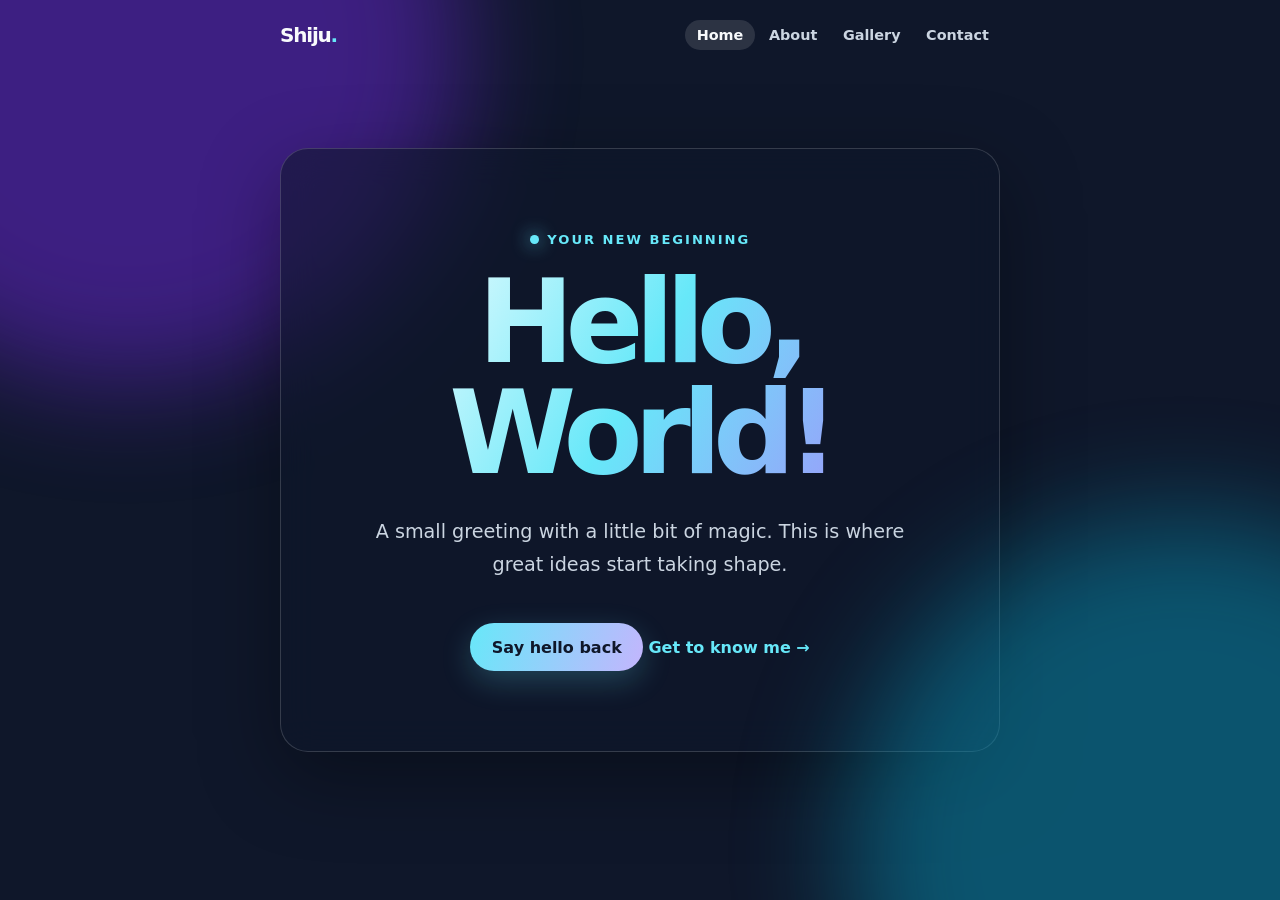
<file: index.html>
<!doctype html>
<html lang="en">
  <head>
    <meta charset="UTF-8" />
    <meta name="viewport" content="width=device-width, initial-scale=1.0" />
    <meta name="description" content="A stylish Hello World page." />
    <title>Hello, This is Shiju</title>
    <style>
      :root {
        color-scheme: dark;
        --ink: #f8fafc;
        --muted: #cbd5e1;
        --panel: rgba(15, 23, 42, 0.58);
        --border: rgba(255, 255, 255, 0.16);
        --violet: #a78bfa;
        --cyan: #67e8f9;
      }

      * { box-sizing: border-box; }

      body {
        min-height: 100vh;
        margin: 0;
        display: grid;
        place-items: center;
        overflow: hidden;
        font-family: Inter, ui-sans-serif, system-ui, -apple-system, BlinkMacSystemFont, "Segoe UI", sans-serif;
        color: var(--ink);
        background: #0f172a;
      }

      body::before,
      body::after {
        content: "";
        position: fixed;
        width: 42rem;
        height: 42rem;
        border-radius: 50%;
        filter: blur(56px);
        opacity: 0.5;
        pointer-events: none;
        animation: drift 13s ease-in-out infinite alternate;
      }

      body::before { background: #6d28d9; top: -18rem; left: -13rem; }
      body::after { background: #0891b2; right: -15rem; bottom: -18rem; animation-delay: -5s; }

      main {
        width: min(92vw, 720px);
        padding: clamp(2rem, 7vw, 5rem);
        text-align: center;
        border: 1px solid var(--border);
        border-radius: 28px;
        background: var(--panel);
        box-shadow: 0 24px 80px rgba(0, 0, 0, 0.35);
        backdrop-filter: blur(18px);
        animation: enter 700ms cubic-bezier(.2, .8, .2, 1) both;
      }

      .eyebrow {
        display: inline-flex;
        align-items: center;
        gap: 0.55rem;
        margin: 0 0 1.25rem;
        color: var(--cyan);
        font-size: 0.82rem;
        font-weight: 750;
        letter-spacing: 0.15em;
        text-transform: uppercase;
      }

      .spark { width: 0.55rem; height: 0.55rem; border-radius: 50%; background: var(--cyan); box-shadow: 0 0 18px var(--cyan); }

      h1 {
        margin: 0;
        font-size: clamp(3.5rem, 11vw, 7.2rem);
        line-height: 0.96;
        letter-spacing: -0.075em;
        background: linear-gradient(120deg, #fff, var(--cyan), var(--violet));
        -webkit-background-clip: text;
        background-clip: text;
        color: transparent;
      }

      p { max-width: 38rem; margin: 1.75rem auto 2.2rem; color: var(--muted); font-size: clamp(1rem, 2.5vw, 1.2rem); line-height: 1.7; }

      button {
        border: 0;
        border-radius: 999px;
        padding: 0.9rem 1.35rem;
        color: #0f172a;
        background: linear-gradient(110deg, var(--cyan), #c4b5fd);
        box-shadow: 0 10px 30px rgba(103, 232, 249, 0.22);
        font: inherit;
        font-weight: 800;
        cursor: pointer;
        transition: transform 180ms ease, box-shadow 180ms ease;
      }

      button:hover { transform: translateY(-3px); box-shadow: 0 15px 38px rgba(103, 232, 249, 0.35); }
      button:focus-visible { outline: 3px solid white; outline-offset: 4px; }

      @keyframes enter { from { opacity: 0; transform: translateY(20px) scale(.97); } to { opacity: 1; transform: translateY(0) scale(1); } }
      @keyframes drift { to { transform: translate(8rem, 5rem) scale(1.18); } }

      @media (prefers-reduced-motion: reduce) { *, *::before, *::after { animation-duration: 0.01ms !important; animation-iteration-count: 1 !important; scroll-behavior: auto !important; } }
      .site-header { position: fixed; top: 1.25rem; left: 50%; z-index: 1; width: min(92vw, 720px); display: flex; align-items: center; justify-content: space-between; transform: translateX(-50%); }
      .brand { color: var(--ink); font-size: 1.25rem; font-weight: 800; letter-spacing: -0.06em; text-decoration: none; }
      .brand span { color: var(--cyan); }
      nav { display: flex; gap: 0.2rem; }
      nav a { padding: 0.45rem 0.7rem; border-radius: 99px; color: var(--muted); font-size: 0.9rem; font-weight: 700; text-decoration: none; }
      nav a:hover, nav .active { color: var(--ink); background: rgba(255,255,255,0.12); }
      .text-link { display: inline-block; margin: 1.3rem 0 0; color: var(--cyan); font-weight: 800; text-decoration: none; }
      .text-link:hover { text-decoration: underline; }
    </style>
  </head>
  <body>
    <header class="site-header">
      <a class="brand" href="index.html">Shiju<span>.</span></a>
      <nav aria-label="Main navigation">
        <a class="active" href="index.html" aria-current="page">Home</a>
        <a href="about.html">About</a>
        <a href="gallery.html">Gallery</a>
        <a href="contact.html">Contact</a>
      </nav>
    </header>
    <main>
      <div class="eyebrow"><span class="spark"></span> Your new beginning</div>
      <h1>Hello, World!</h1>
      <p>A small greeting with a little bit of magic. This is where great ideas start taking shape.</p>
      <button type="button" id="greet-button">Say hello back</button>
      <a class="text-link" href="about.html">Get to know me &rarr;</a>
    </main>

    <script>
      const button = document.querySelector("#greet-button");
      button.addEventListener("click", () => {
        button.textContent = "Hello to you too! ✨";
      });
    </script>
  </body>
</html>
</file>
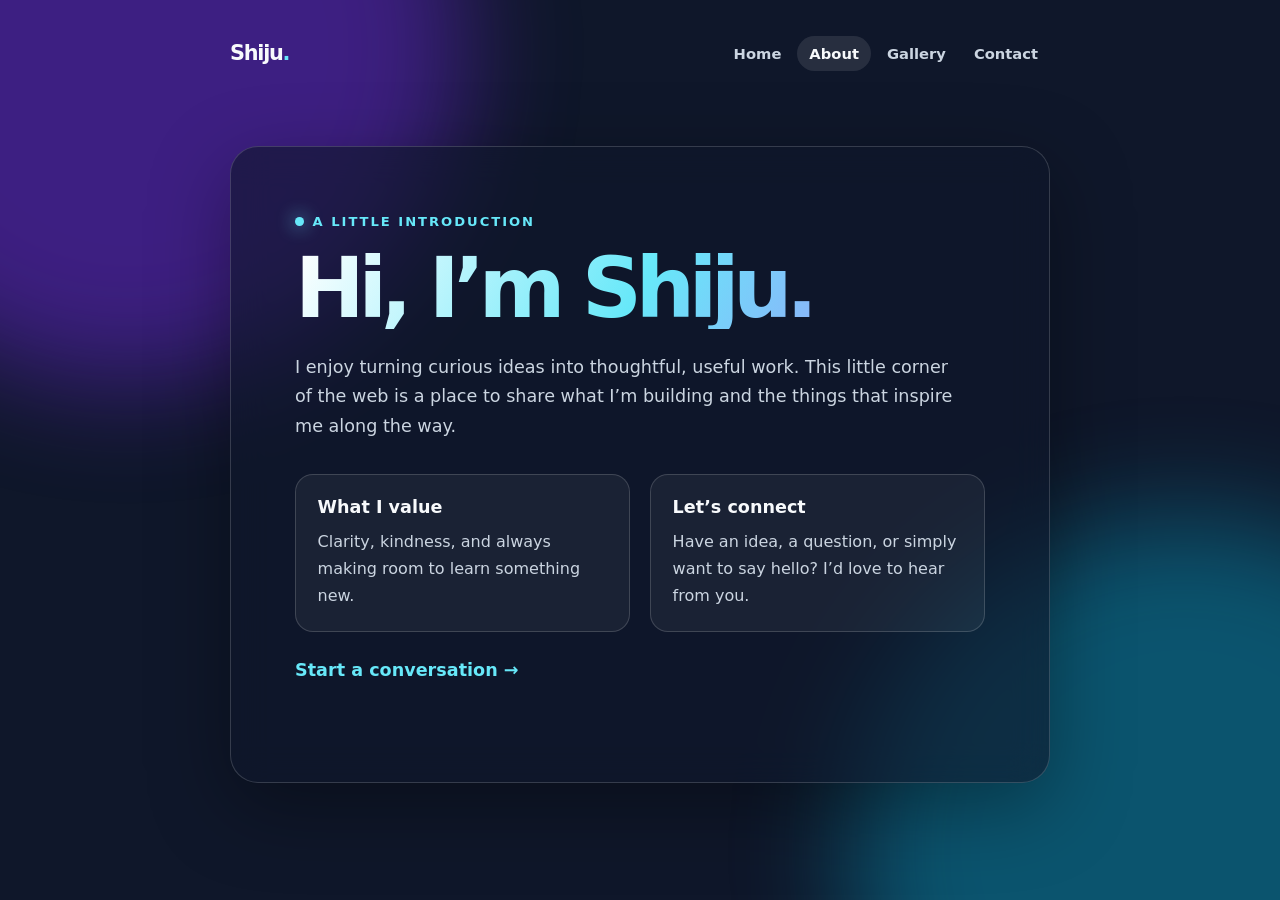
<file: about.html>
<!doctype html>
<html lang="en"><head><meta charset="UTF-8" /><meta name="viewport" content="width=device-width, initial-scale=1.0" /><meta name="description" content="Learn more about Shiju." /><title>About | Shiju</title><link rel="stylesheet" href="styles.css" /></head>
<body><header class="site-header"><a class="brand" href="index.html">Shiju<span>.</span></a><nav aria-label="Main navigation"><a href="index.html">Home</a><a class="active" href="about.html" aria-current="page">About</a><a href="gallery.html">Gallery</a><a href="contact.html">Contact</a></nav></header>
<main><div class="eyebrow"><span class="spark"></span>A little introduction</div><h1>Hi, I’m Shiju.</h1><p>I enjoy turning curious ideas into thoughtful, useful work. This little corner of the web is a place to share what I’m building and the things that inspire me along the way.</p><div class="two-column"><section class="card"><h2>What I value</h2><p>Clarity, kindness, and always making room to learn something new.</p></section><section class="card"><h2>Let’s connect</h2><p>Have an idea, a question, or simply want to say hello? I’d love to hear from you.</p></section></div><p><a class="text-link" href="contact.html">Start a conversation &rarr;</a></p></main></body></html>
</file>
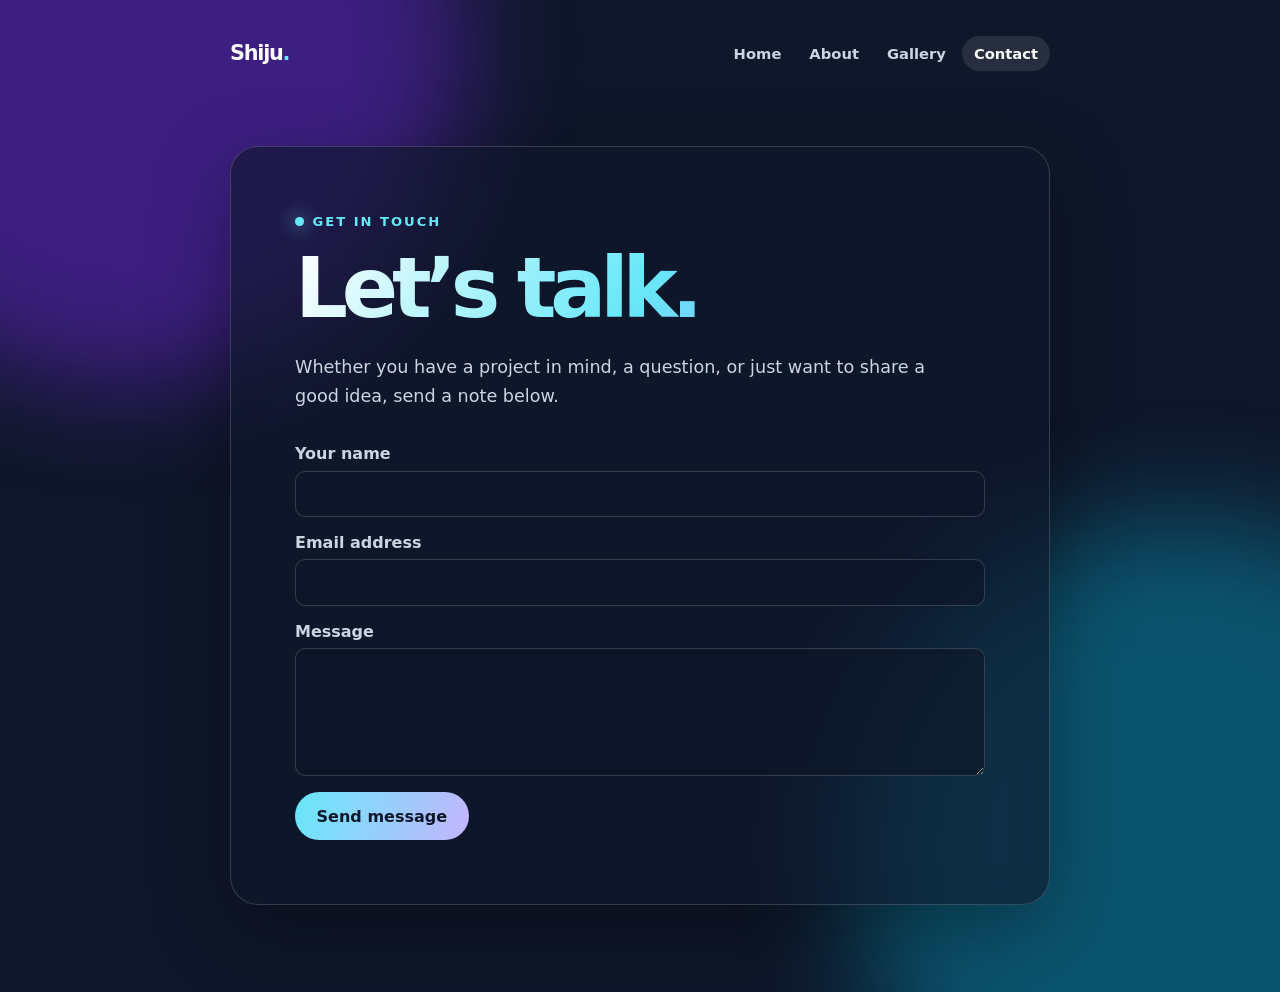
<file: contact.html>
<!doctype html>
<html lang="en"><head><meta charset="UTF-8" /><meta name="viewport" content="width=device-width, initial-scale=1.0" /><meta name="description" content="Contact Shiju." /><title>Contact | Shiju</title><link rel="stylesheet" href="styles.css" /></head>
<body><header class="site-header"><a class="brand" href="index.html">Shiju<span>.</span></a><nav aria-label="Main navigation"><a href="index.html">Home</a><a href="about.html">About</a><a href="gallery.html">Gallery</a><a class="active" href="contact.html" aria-current="page">Contact</a></nav></header>
<main><div class="eyebrow"><span class="spark"></span>Get in touch</div><h1>Let’s talk.</h1><p>Whether you have a project in mind, a question, or just want to share a good idea, send a note below.</p><form id="contact-form"><label for="name">Your name<input id="name" name="name" autocomplete="name" required /></label><label for="email">Email address<input id="email" name="email" type="email" autocomplete="email" required /></label><label for="message">Message<textarea id="message" name="message" required></textarea></label><button type="submit">Send message</button></form></main><script>document.querySelector("#contact-form").addEventListener("submit", event => { event.preventDefault(); event.currentTarget.querySelector("button").textContent = "Thanks — message received!"; event.currentTarget.reset(); });</script></body></html>
</file>
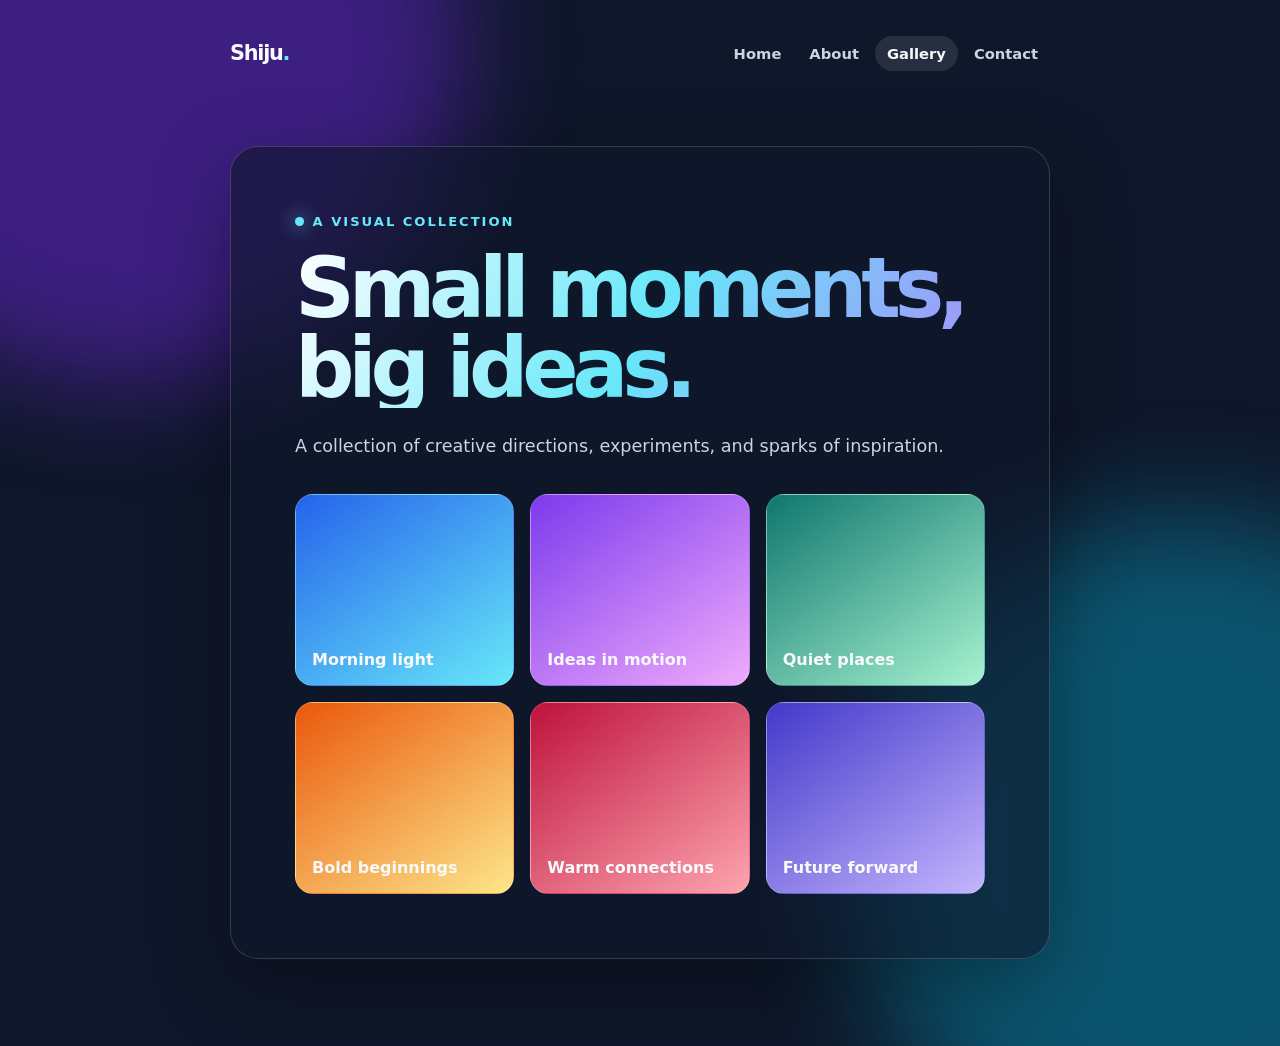
<file: Gallery.html>
<!doctype html>
<html lang="en"><head><meta charset="UTF-8" /><meta name="viewport" content="width=device-width, initial-scale=1.0" /><meta name="description" content="A selection of Shiju's work and inspiration." /><title>Gallery | Shiju</title><link rel="stylesheet" href="styles.css" /><link rel="stylesheet" href="gallery.css" /></head>
<body><header class="site-header"><a class="brand" href="index.html">Shiju<span>.</span></a><nav aria-label="Main navigation"><a href="index.html">Home</a><a href="about.html">About</a><a class="active" href="gallery.html" aria-current="page">Gallery</a><a href="contact.html">Contact</a></nav></header>
<main><div class="eyebrow"><span class="spark"></span>A visual collection</div><h1>Small moments, big ideas.</h1><p>A collection of creative directions, experiments, and sparks of inspiration.</p><section class="gallery-grid" aria-label="Gallery collection"><a class="gallery-item" href="#morning-light">Morning light</a><a class="gallery-item" href="#ideas-in-motion">Ideas in motion</a><a class="gallery-item" href="#quiet-places">Quiet places</a><a class="gallery-item" href="#bold-beginnings">Bold beginnings</a><a class="gallery-item" href="#warm-connections">Warm connections</a><a class="gallery-item" href="#future-forward">Future forward</a></section></main></body></html>
</file>
<file: styles.css>
:root { color-scheme:dark; --ink:#f8fafc; --muted:#cbd5e1; --panel:rgba(15,23,42,.62); --border:rgba(255,255,255,.16); --violet:#a78bfa; --cyan:#67e8f9; }
* { box-sizing:border-box; }
body { min-height:100vh; margin:0; padding:1.5rem; font-family:Inter,ui-sans-serif,system-ui,-apple-system,BlinkMacSystemFont,"Segoe UI",sans-serif; color:var(--ink); background:#0f172a; }
body::before,body::after { content:""; position:fixed; z-index:-1; width:42rem; height:42rem; border-radius:50%; filter:blur(56px); opacity:.5; pointer-events:none; animation:drift 13s ease-in-out infinite alternate; } body::before { background:#6d28d9; top:-18rem; left:-13rem; } body::after { background:#0891b2; right:-15rem; bottom:-18rem; animation-delay:-5s; }
.site-header { width:min(92vw,820px); margin:0 auto; display:flex; align-items:center; justify-content:space-between; padding:.75rem 0; }.brand { color:var(--ink); text-decoration:none; font-size:1.3rem; font-weight:850; letter-spacing:-.06em; }.brand span { color:var(--cyan); } nav { display:flex; gap:.25rem; } nav a { color:var(--muted); text-decoration:none; padding:.55rem .75rem; border-radius:999px; font-size:.92rem; font-weight:700; } nav a:hover,nav a.active { color:var(--ink); background:rgba(255,255,255,.1); }
main { width:min(92vw,820px); margin:clamp(2rem,7vh,5rem) auto; padding:clamp(2rem,6vw,4rem); border:1px solid var(--border); border-radius:28px; background:var(--panel); box-shadow:0 24px 80px rgba(0,0,0,.35); backdrop-filter:blur(18px); animation:enter .7s both; }.eyebrow { display:inline-flex; align-items:center; gap:.55rem; margin:0 0 1.25rem; color:var(--cyan); font-size:.82rem; font-weight:750; letter-spacing:.15em; text-transform:uppercase; }.spark { width:.55rem; height:.55rem; border-radius:50%; background:var(--cyan); box-shadow:0 0 18px var(--cyan); }h1 { margin:0; font-size:clamp(3rem,9vw,5.2rem); line-height:.96; letter-spacing:-.075em; background:linear-gradient(120deg,#fff,var(--cyan),var(--violet)); -webkit-background-clip:text; background-clip:text; color:transparent; }p { max-width:42rem; margin:1.5rem 0 2rem; color:var(--muted); font-size:1.1rem; line-height:1.7; }.two-column { display:grid; grid-template-columns:1fr 1fr; gap:1.25rem; }.card { padding:1.35rem; border:1px solid var(--border); border-radius:18px; background:rgba(255,255,255,.05); }.card h2 { margin:0; font-size:1.1rem; }.card p { margin:.7rem 0 0; font-size:1rem; }.text-link { color:var(--cyan); font-weight:750; text-decoration:none; }.text-link:hover { text-decoration:underline; }form { display:grid; gap:1rem; }label { display:grid; gap:.45rem; color:var(--muted); font-weight:700; }input,textarea { width:100%; border:1px solid var(--border); border-radius:10px; padding:.8rem 1rem; color:var(--ink); background:rgba(15,23,42,.7); font:inherit; }textarea { min-height:8rem; resize:vertical; }button { justify-self:start; border:0; border-radius:999px; padding:.9rem 1.35rem; color:#0f172a; background:linear-gradient(110deg,var(--cyan),#c4b5fd); font:inherit; font-weight:800; cursor:pointer; }button:focus-visible,a:focus-visible,input:focus-visible,textarea:focus-visible { outline:3px solid white; outline-offset:4px; }@keyframes enter { from { opacity:0; transform:translateY(20px) } to { opacity:1; transform:translateY(0) } }@keyframes drift { to { transform:translate(8rem,5rem) scale(1.18) } }@media (max-width:560px) { body { padding:1rem; }.two-column { grid-template-columns:1fr; }nav a { padding:.5rem; } }@media (prefers-reduced-motion:reduce) { *,*::before,*::after { animation-duration:.01ms!important; animation-iteration-count:1!important; } }
</file>
<file: gallery.css>
.gallery-grid { display:grid; grid-template-columns:repeat(3,1fr); gap:1rem; margin-top:2rem; }.gallery-item { min-height:12rem; display:flex; align-items:flex-end; padding:1rem; overflow:hidden; border:1px solid var(--border); border-radius:18px; color:var(--ink); font-weight:800; text-decoration:none; background:linear-gradient(145deg,#2563eb,#67e8f9); transition:transform .2s ease,box-shadow .2s ease; }.gallery-item:nth-child(2) { background:linear-gradient(145deg,#7c3aed,#f0abfc); }.gallery-item:nth-child(3) { background:linear-gradient(145deg,#0f766e,#a7f3d0); }.gallery-item:nth-child(4) { background:linear-gradient(145deg,#ea580c,#fde68a); }.gallery-item:nth-child(5) { background:linear-gradient(145deg,#be123c,#fda4af); }.gallery-item:nth-child(6) { background:linear-gradient(145deg,#4338ca,#c4b5fd); }.gallery-item:hover { transform:translateY(-5px); box-shadow:0 18px 32px rgba(0,0,0,.25); }@media (max-width:560px) { .gallery-grid { grid-template-columns:1fr 1fr; } }
</file>
